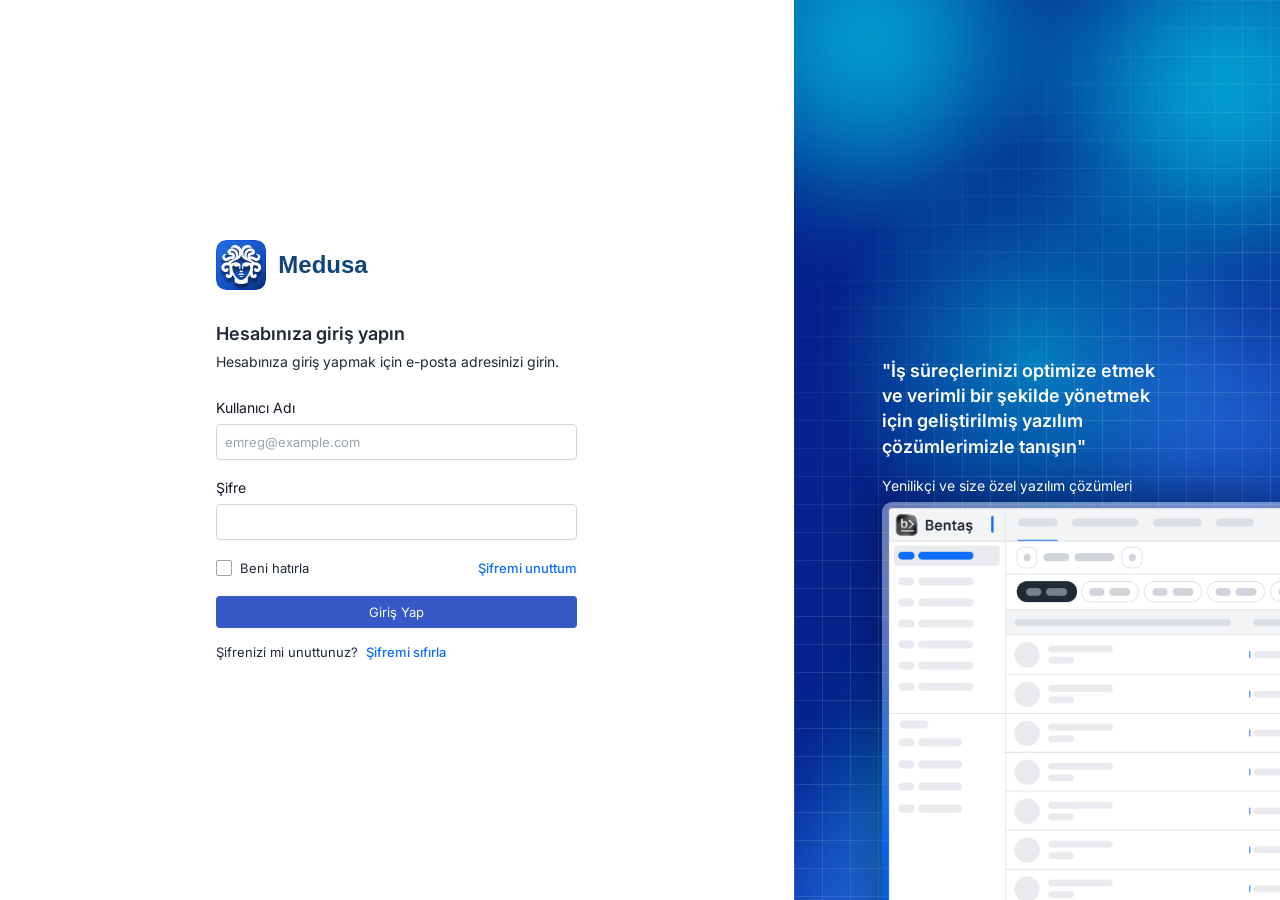
<file: index.html>
<!DOCTYPE html>
<html lang="tr">
<head>
  <meta charset="UTF-8">
  <meta name="viewport" content="width=device-width, initial-scale=1.0">
  <title>Giriş Yap – Bentaş</title>
  <link rel="preconnect" href="https://fonts.googleapis.com">
  <link rel="preconnect" href="https://fonts.gstatic.com" crossorigin>
  <link href="https://fonts.googleapis.com/css2?family=Inter:wght@400;500;600&display=swap" rel="stylesheet">
  <style>
    /* ── Animated custom properties (enables smooth gradient transition in CSS) ── */
    @property --gx {
      syntax: '<percentage>';
      inherits: false;
      initial-value: 50%;
    }
    @property --gy {
      syntax: '<percentage>';
      inherits: false;
      initial-value: 40%;
    }

    /* ============================================================
       Design Tokens — Akasya Web (Figma: hRFYsry2NDU6GdgzV6oUfJ)
       ============================================================ */
    :root {
      --color-gray-0:   #ffffff;
      --color-gray-300: #d1d5db;
      --color-gray-400: #9ca3af;
      --color-gray-900: #111827;

      --background-color-primary:   #ffffff;
      --background-color-secondary: #f3f4f6;
      --border-color-layout:        #d1d5db;
      --text-color-primary:         #1f2937;
      --primary-color:              #0d6efd;

      --bt-text-inverted:  #ffffff;
      --bt-text-primary:   #111827;
      --bt-text-tertiary:  #9ca3af;
      --bt-bg-primary:     #ffffff;
      --bt-border-primary: #d1d5db;

      --font-family-text:  'Inter', sans-serif;
      --font-family-label: 'Inter', sans-serif;
      --font-size-text-1:  13px;
      --font-size-text-sm: 14px;
      --font-size-text-lg: 18px;
      --font-weight-regular:  400;
      --font-weight-medium:   500;
      --font-weight-semibold: 600;
      --font-lh-xs: 16px;
      --font-lh-sm: 20px;
      --font-lh-lg: 24px;

      --radius-xs:      4px;
      --brand-bg:       #05238b;
      --btn-primary-bg: #3559c7;
    }

    /* ── Reset ── */
    *, *::before, *::after { box-sizing: border-box; margin: 0; padding: 0; }
    a     { color: inherit; text-decoration: none; }
    input, button { font-family: inherit; }

    /* ── Page Shell ── */
    body {
      font-family: var(--font-family-text);
      background:  var(--background-color-primary);
      overflow:    hidden;
    }

    .login-page {
      display:    flex;
      height:     100vh;
      min-height: 600px;
    }

    /* ╔══════════════════════════════╗
       ║  LEFT PANEL                  ║
       ╚══════════════════════════════╝ */
    .panel--left {
      flex:            1 1 62%;
      display:         flex;
      align-items:     center;
      justify-content: center;
      background:      var(--background-color-primary);
      padding:         40px 32px;
    }

    .form-wrapper {
      width:     100%;
      max-width: 361px;
    }

    .app-brand {
      display:     flex;
      align-items: center;
      gap:         12px;
      margin-bottom: 32px;
    }

    .app-brand__logo {
      width:         auto;
      height:        auto;
      border-radius: 10px;
      display:       block;
      flex-shrink:   0;
    }

    .app-brand__name {
      font-family: 'SF Pro Display', -apple-system, BlinkMacSystemFont, 'Helvetica Neue', sans-serif;
      font-size:   24px;
      font-weight: 700;
      line-height: 1;
      color:       #0F447D;
    }

    .form-header { margin-bottom: 28px; }

    .form-title {
      font-size:     var(--font-size-text-lg);
      font-weight:   var(--font-weight-semibold);
      line-height:   var(--font-lh-lg);
      color:         var(--text-color-primary);
      margin-bottom: 6px;
    }

    .form-subtitle {
      font-size:   var(--font-size-text-sm);
      font-weight: var(--font-weight-regular);
      line-height: var(--font-lh-sm);
      color:       var(--text-color-primary);
    }

    .login-form {
      display:        flex;
      flex-direction: column;
    }

    .field {
      display:        flex;
      flex-direction: column;
      gap:            8px;
      margin-bottom:  20px;
    }

    .field__label {
      font-family: var(--font-family-label);
      font-size:   var(--font-size-text-sm);
      font-weight: var(--font-weight-regular);
      line-height: var(--font-lh-xs);
      color:       var(--bt-text-primary);
    }

    .field__input {
      width:         100%;
      height:        36px;
      padding:       0 8px;
      border:        1px solid var(--bt-border-primary);
      border-radius: var(--radius-xs);
      background:    var(--bt-bg-primary);
      font-size:     var(--font-size-text-1);
      font-weight:   var(--font-weight-regular);
      line-height:   var(--font-lh-xs);
      color:         var(--bt-text-primary);
      outline:       none;
      transition:    border-color 0.15s, box-shadow 0.15s;
    }
    .field__input::placeholder { color: var(--bt-text-tertiary); }
    .field__input:focus {
      border-color: var(--primary-color);
      box-shadow:   0 0 0 3px rgba(13,110,253,0.12);
    }

    .form-meta {
      display:         flex;
      align-items:     center;
      justify-content: space-between;
      margin-bottom:   20px;
    }

    .checkbox-label {
      display:     flex;
      align-items: center;
      gap:         8px;
      cursor:      pointer;
      user-select: none;
    }

    .checkbox__input {
      position: absolute;
      opacity:  0;
      width:    0;
      height:   0;
    }

    .checkbox__box {
      display:         inline-flex;
      align-items:     center;
      justify-content: center;
      width:         16px;
      height:        16px;
      border:        1px solid var(--color-gray-400);
      border-radius: 2px;
      background:    var(--color-gray-0);
      flex-shrink:   0;
      transition:    border-color 0.15s, background 0.15s;
    }

    .checkbox__input:checked + .checkbox__box {
      background:   var(--primary-color);
      border-color: var(--primary-color);
    }

    .checkbox__input:checked + .checkbox__box::after {
      content:     '';
      display:     block;
      width:       4px;
      height:      7px;
      border:      2px solid white;
      border-top:  none;
      border-left: none;
      transform:   rotate(45deg) translateY(-1px);
    }

    .checkbox__text {
      font-size:   var(--font-size-text-1);
      font-weight: var(--font-weight-regular);
      line-height: var(--font-lh-xs);
      color:       var(--text-color-primary);
    }

    .link {
      font-size:   var(--font-size-text-1);
      font-weight: var(--font-weight-medium);
      line-height: var(--font-lh-xs);
      color:       var(--primary-color);
      cursor:      pointer;
      transition:  opacity 0.15s;
    }
    .link:hover { opacity: 0.8; }

    .btn-primary {
      width:           100%;
      height:          32px;
      display:         flex;
      align-items:     center;
      justify-content: center;
      background:      var(--btn-primary-bg);
      border:          none;
      border-radius:   var(--radius-xs);
      color:           var(--bt-text-inverted);
      font-size:       var(--font-size-text-1);
      font-weight:     var(--font-weight-regular);
      line-height:     var(--font-lh-xs);
      cursor:          pointer;
      transition:      opacity 0.15s, transform 0.1s;
      margin-bottom:   16px;
    }
    .btn-primary:hover  { opacity: 0.9; }
    .btn-primary:active { opacity: 0.8; transform: scale(0.99); }

    .form-footer {
      font-size:   var(--font-size-text-1);
      font-weight: var(--font-weight-regular);
      line-height: var(--font-lh-xs);
      color:       var(--text-color-primary);
    }
    .form-footer .link { margin-left: 4px; }

    /* ╔══════════════════════════════╗
       ║  RIGHT PANEL                 ║
       ╚══════════════════════════════╝ */
    .panel--right {
      flex:       0 0 38%;
      max-width:  730px;
      position:   relative;
      overflow:   hidden;
      background: var(--brand-bg);

      /* Image width shared between .app-mockup and .right-content padding */
      --img-w: clamp(400px, 29.2vw, 680px);

      /* Smooth gradient follows --gx / --gy as @property transitions them */
      transition: --gx 0.45s ease, --gy 0.45s ease;

      background-image:
        radial-gradient(circle clamp(300px, 24vw, 920px) at var(--gx) var(--gy), rgba(2,239,254,0.45) 0%, transparent 68%),
        radial-gradient(ellipse 75% 55% at 118% -8%,  rgba(2,239,254,0.18) 0%, transparent 60%),
        radial-gradient(ellipse 90% 65% at -12% 112%, rgba(18,14,207,0.30) 0%, transparent 55%);
    }

    /* 4×4 invisible hover-zone grid — drives --gx / --gy via :has() */
    .hover-grid {
      position:              absolute;
      inset:                 0;
      display:               grid;
      grid-template-columns: repeat(4, 1fr);
      grid-template-rows:    repeat(4, 1fr);
      z-index:               10;
      pointer-events:        all;
    }
    .hz { cursor: default; }

    /* Row 1 (gy≈12%) */
    .panel--right:has(.hz:nth-child(1):hover)  { --gx: 12%; --gy: 12%; }
    .panel--right:has(.hz:nth-child(2):hover)  { --gx: 37%; --gy: 12%; }
    .panel--right:has(.hz:nth-child(3):hover)  { --gx: 62%; --gy: 12%; }
    .panel--right:has(.hz:nth-child(4):hover)  { --gx: 87%; --gy: 12%; }
    /* Row 2 (gy≈37%) */
    .panel--right:has(.hz:nth-child(5):hover)  { --gx: 12%; --gy: 37%; }
    .panel--right:has(.hz:nth-child(6):hover)  { --gx: 37%; --gy: 37%; }
    .panel--right:has(.hz:nth-child(7):hover)  { --gx: 62%; --gy: 37%; }
    .panel--right:has(.hz:nth-child(8):hover)  { --gx: 87%; --gy: 37%; }
    /* Row 3 (gy≈62%) */
    .panel--right:has(.hz:nth-child(9):hover)  { --gx: 12%; --gy: 62%; }
    .panel--right:has(.hz:nth-child(10):hover) { --gx: 37%; --gy: 62%; }
    .panel--right:has(.hz:nth-child(11):hover) { --gx: 62%; --gy: 62%; }
    .panel--right:has(.hz:nth-child(12):hover) { --gx: 87%; --gy: 62%; }
    /* Row 4 (gy≈87%) */
    .panel--right:has(.hz:nth-child(13):hover) { --gx: 12%; --gy: 87%; }
    .panel--right:has(.hz:nth-child(14):hover) { --gx: 37%; --gy: 87%; }
    .panel--right:has(.hz:nth-child(15):hover) { --gx: 62%; --gy: 87%; }
    .panel--right:has(.hz:nth-child(16):hover) { --gx: 87%; --gy: 87%; }

    /* ── Animated gradient orbs ── */
    .g-bg {
      position:       absolute;
      inset:          0;
      overflow:       hidden;
      pointer-events: none;
      z-index:        0;
    }

    .g-orb {
      position:      absolute;
      border-radius: 50%;
      filter:        blur(clamp(40px, 3.6vw, 140px));
      will-change:   transform;
      opacity:       0.75;
    }

    .g-orb--1 {
      width:      clamp(300px, 27vw, 1050px);
      height:     clamp(300px, 27vw, 1050px);
      top:        -15%;
      left:       -20%;
      background: radial-gradient(circle, #02EFFE 0%, rgba(2,239,254,0.4) 55%, transparent 100%);
      animation:  gorb1 16s ease-in-out infinite alternate;
    }

    .g-orb--2 {
      width:      clamp(250px, 23vw, 900px);
      height:     clamp(250px, 23vw, 900px);
      top:        30%;
      right:      -20%;
      background: radial-gradient(circle, #308FFF 0%, rgba(48,143,255,0.35) 55%, transparent 100%);
      animation:  gorb2 20s ease-in-out infinite alternate;
    }

    .g-orb--3 {
      width:      clamp(210px, 20vw, 770px);
      height:     clamp(210px, 20vw, 770px);
      bottom:     -5%;
      left:       10%;
      background: radial-gradient(circle, #02EFFE 0%, rgba(2,239,254,0.35) 55%, transparent 100%);
      animation:  gorb3 13s ease-in-out infinite alternate;
    }

    .g-orb--4 {
      width:      clamp(310px, 28.5vw, 1100px);
      height:     clamp(310px, 28.5vw, 1100px);
      top:        -10%;
      right:      -25%;
      background: radial-gradient(circle, #02EFFE 0%, rgba(2,239,254,0.4) 55%, transparent 100%);
      animation:  gorb4 19s ease-in-out infinite alternate;
    }

    .g-orb--5 {
      width:      clamp(260px, 24vw, 930px);
      height:     clamp(260px, 24vw, 930px);
      bottom:     -20%;
      left:       -15%;
      background: radial-gradient(circle, #308FFF 0%, rgba(48,143,255,0.35) 55%, transparent 100%);
      animation:  gorb5 14s ease-in-out infinite alternate;
    }

    @keyframes gorb1 {
      0%   { transform: translate(0%,    0%);   }
      35%  { transform: translate(90%,   55%);  }
      70%  { transform: translate(50%,   110%); }
      100% { transform: translate(110%,  70%);  }
    }
    @keyframes gorb2 {
      0%   { transform: translate(0%,    0%);   }
      40%  { transform: translate(-80%,  40%);  }
      75%  { transform: translate(-40%, -55%);  }
      100% { transform: translate(-100%, 15%);  }
    }
    @keyframes gorb3 {
      0%   { transform: translate(0%,    0%);   }
      30%  { transform: translate(60%,  -70%);  }
      65%  { transform: translate(-20%, -45%);  }
      100% { transform: translate(80%,  -90%);  }
    }
    @keyframes gorb4 {
      0%   { transform: translate(0%,    0%);  }
      30%  { transform: translate(-70%,  60%); }
      65%  { transform: translate(-110%, 20%); }
      100% { transform: translate(-50%,  90%); }
    }
    @keyframes gorb5 {
      0%   { transform: translate(0%,    0%);   }
      35%  { transform: translate(70%,  -50%);  }
      70%  { transform: translate(110%, -20%);  }
      100% { transform: translate(50%,  -85%);  }
    }

    /* Right panel text — positioned from bottom relative to image top */
    .right-content {
      position:       absolute;
      left:           0;
      right:          0;
      /* image height = min(29.2vw × 681/531, 872px); bottom clip = clamp(60px,12.8vh,320px) */
      bottom:         calc(min(37.45vw, 872px) - clamp(60px, 12.8vh, 320px) + 40px);
      z-index:        3;
      pointer-events: none;
      box-sizing:     border-box;
      padding:        0 40px 0 calc(100% - var(--img-w) + 2px);
      display:        flex;
      flex-direction: column;
      gap:            clamp(16px, 1.2vw, 32px);
    }

    .right-quote {
      font-family:  var(--font-family-text);
      font-size:    clamp(18px, 0.94vw, 30px);
      font-weight:  var(--font-weight-semibold);
      line-height:  1.4;
      color:        var(--bt-text-inverted);
      font-style:   normal;
      width:        100%;
      max-width:    clamp(280px, 21.9vw, 560px);
    }

    .right-sub {
      font-family:   var(--font-family-text);
      font-size:     clamp(14px, 0.73vw, 22px);
      font-weight:   var(--font-weight-regular);
      line-height:   1.5;
      color:         var(--bt-text-inverted);
      overflow:      hidden;
      text-overflow: ellipsis;
      width:         100%;
      max-width:     clamp(280px, 21.9vw, 560px);
    }

    /* Grid behind mockup */
    .grid-overlay {
      position:       absolute;
      inset:          0;
      pointer-events: none;
      z-index:        1;
      background-image:
        linear-gradient(rgba(255,255,255,0.13) 1px, transparent 1px),
        linear-gradient(90deg, rgba(255,255,255,0.13) 1px, transparent 1px);
      background-size: 28px 28px;
      mask-image:
        linear-gradient(135deg, transparent 15%, rgba(0,0,0,0.9) 50%, rgba(0,0,0,0.7) 100%);
      -webkit-mask-image:
        linear-gradient(135deg, transparent 15%, rgba(0,0,0,0.9) 50%, rgba(0,0,0,0.7) 100%);
    }

    /* App mockup image */
    .app-mockup {
      position:       absolute;
      bottom:         clamp(-320px, -12.8vh, -60px);
      right:          -2px;
      width:          var(--img-w);
      border-radius:  10px 0 0 0;
      box-shadow:     -6px -6px 40px rgba(0,0,0,0.30);
      display:        block;
      pointer-events: none;
      user-select:    none;
      z-index:        2;
    }
</style>
</head>
<body>

  <main class="login-page">

    <!-- ══ LEFT PANEL ══ -->
    <section class="panel--left">
      <div class="form-wrapper">

        <div class="app-brand">
          <img class="app-brand__logo" src="assets/medusa-logo.png" alt="Medusa logo">
          <span class="app-brand__name">Medusa</span>
        </div>

        <header class="form-header">
          <h1 class="form-title">Hesabınıza giriş yapın</h1>
          <p class="form-subtitle">Hesabınıza giriş yapmak için e-posta adresinizi girin.</p>
        </header>

        <form class="login-form" novalidate>

          <div class="field">
            <label class="field__label" for="username">Kullanıcı Adı</label>
            <input class="field__input" type="text" id="username" name="username"
                   placeholder="emreg@example.com" autocomplete="username">
          </div>

          <div class="field">
            <label class="field__label" for="password">Şifre</label>
            <input class="field__input" type="password" id="password" name="password"
                   autocomplete="current-password">
          </div>

          <div class="form-meta">
            <label class="checkbox-label">
              <input class="checkbox__input" type="checkbox" id="remember" name="remember">
              <span class="checkbox__box"></span>
              <span class="checkbox__text">Beni hatırla</span>
            </label>
            <a href="#" class="link">Şifremi unuttum</a>
          </div>

          <button type="submit" class="btn-primary" onclick="window.location.href='dashboard.html'; return false;">Giriş Yap</button>

          <p class="form-footer">
            Şifrenizi mi unuttunuz?
            <a href="#" class="link">Şifremi sıfırla</a>
          </p>

        </form>
      </div>
    </section>

    <!-- ══ RIGHT PANEL ══ -->
    <section class="panel--right">

      <!-- Invisible 4×4 hover-zone grid for CSS-only mouse tracking -->
      <div class="hover-grid" aria-hidden="true">
        <div class="hz"></div><div class="hz"></div><div class="hz"></div><div class="hz"></div>
        <div class="hz"></div><div class="hz"></div><div class="hz"></div><div class="hz"></div>
        <div class="hz"></div><div class="hz"></div><div class="hz"></div><div class="hz"></div>
        <div class="hz"></div><div class="hz"></div><div class="hz"></div><div class="hz"></div>
      </div>

      <!-- Subtle grid behind the mockup image -->
      <div class="grid-overlay" aria-hidden="true"></div>

      <div class="g-bg" aria-hidden="true">
        <div class="g-orb g-orb--1"></div>
        <div class="g-orb g-orb--2"></div>
        <div class="g-orb g-orb--3"></div>
        <div class="g-orb g-orb--4"></div>
        <div class="g-orb g-orb--5"></div>
      </div>

      <div class="right-content">
        <blockquote class="right-quote">
          "İş süreçlerinizi optimize etmek ve verimli bir şekilde yönetmek için geliştirilmiş yazılım çözümlerimizle tanışın"
        </blockquote>
        <p class="right-sub">Yenilikçi ve size özel yazılım çözümleri</p>
      </div>

      <img class="app-mockup" src="assets/visual-placeholder.png"
           alt="Bentaş uygulama ekranı" aria-hidden="true" draggable="false">

    </section>

  </main>

</body>
</html>
</file>
